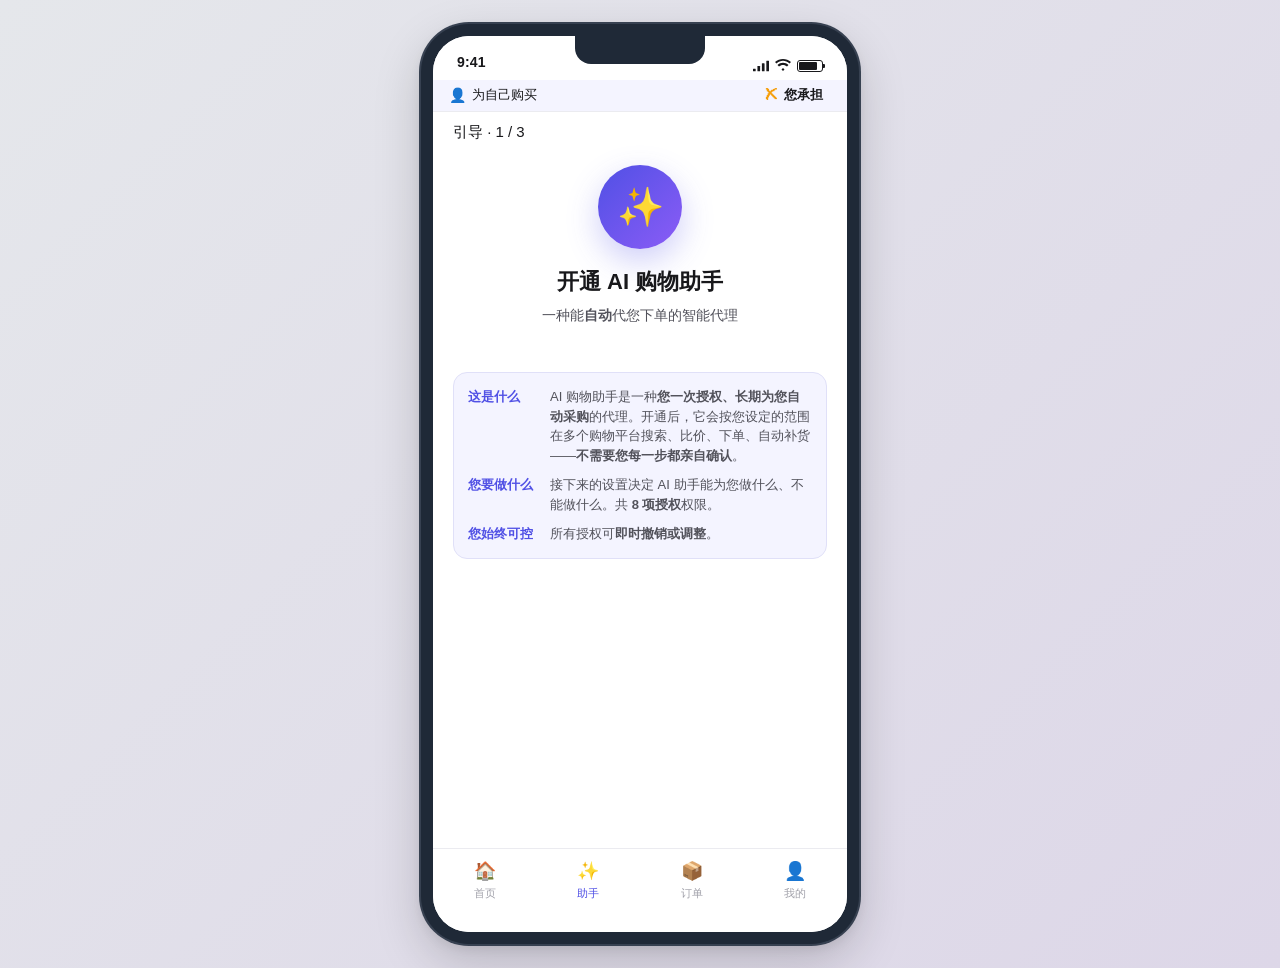
<file: index.html>
<!DOCTYPE html>
<html lang="zh-CN">
<head>
  <meta charset="UTF-8" />
  <meta name="viewport" content="width=device-width, initial-scale=1.0, maximum-scale=1.0, user-scalable=no" />
  <meta name="referrer" content="no-referrer" />
  <meta name="theme-color" content="#5050E5" />
  <title>AI 购物助手</title>
  <link rel="stylesheet" href="styles.css?v=20260504b" />
</head>
<body>
  <!-- PC backdrop holds a phone-frame; on mobile the frame collapses to fullscreen -->
  <div class="frame-bg">
    <div class="phone-frame" role="application" aria-label="AI 购物助手原型">
      <div class="notch"></div>
      <div class="phone-screen">

        <!-- Status bar (visual only) -->
        <header class="status-bar" aria-hidden="true">
          <div class="time">9:41</div>
          <div class="icons">
            <!-- signal -->
            <svg viewBox="0 0 18 12" aria-hidden="true">
              <rect x="0"  y="9"  width="3" height="3" rx="0.5"/>
              <rect x="5"  y="6"  width="3" height="6" rx="0.5"/>
              <rect x="10" y="3"  width="3" height="9" rx="0.5"/>
              <rect x="15" y="0"  width="3" height="12" rx="0.5"/>
            </svg>
            <!-- wifi -->
            <svg viewBox="0 0 16 12" aria-hidden="true">
              <path d="M8 11 L9.5 9.5 L8 8 L6.5 9.5 Z"/>
              <path d="M2.5 5 C5.5 2 10.5 2 13.5 5 L12 6.5 C9.8 4.4 6.2 4.4 4 6.5 Z"/>
              <path d="M0 2 C4.5 -2 11.5 -2 16 2 L14.5 3.5 C10.5 -0.3 5.5 -0.3 1.5 3.5 Z"/>
            </svg>
            <div class="battery"><div class="level"></div></div>
          </div>
        </header>

        <!-- Persistent ambient cell+cue banner (Round 6) -->
        <div id="ambient-banner" class="ambient-banner" role="status" aria-live="polite"></div>

        <!-- App content area (scrollable) -->
        <main id="app" class="app-area" role="main" aria-live="polite"></main>

        <!-- Bottom tab bar (decorative, not active) -->
        <nav class="tab-bar" aria-hidden="true">
          <div class="tab"><span class="tab-icon">🏠</span><span>首页</span></div>
          <div class="tab active"><span class="tab-icon">✨</span><span>助手</span></div>
          <div class="tab"><span class="tab-icon">📦</span><span>订单</span></div>
          <div class="tab"><span class="tab-icon">👤</span><span>我的</span></div>
        </nav>

      </div>
    </div>
  </div>

  <noscript>
    <p style="position:fixed;inset:0;background:#fff;padding:24px;color:#9b1c1c;text-align:center;">
      请启用 JavaScript 以完成此问卷的授权设置。
    </p>
  </noscript>

  <script>document.title="v6 loaded";</script>
  <script src="app_v6.js"></script>
</body>
</html>
</file>
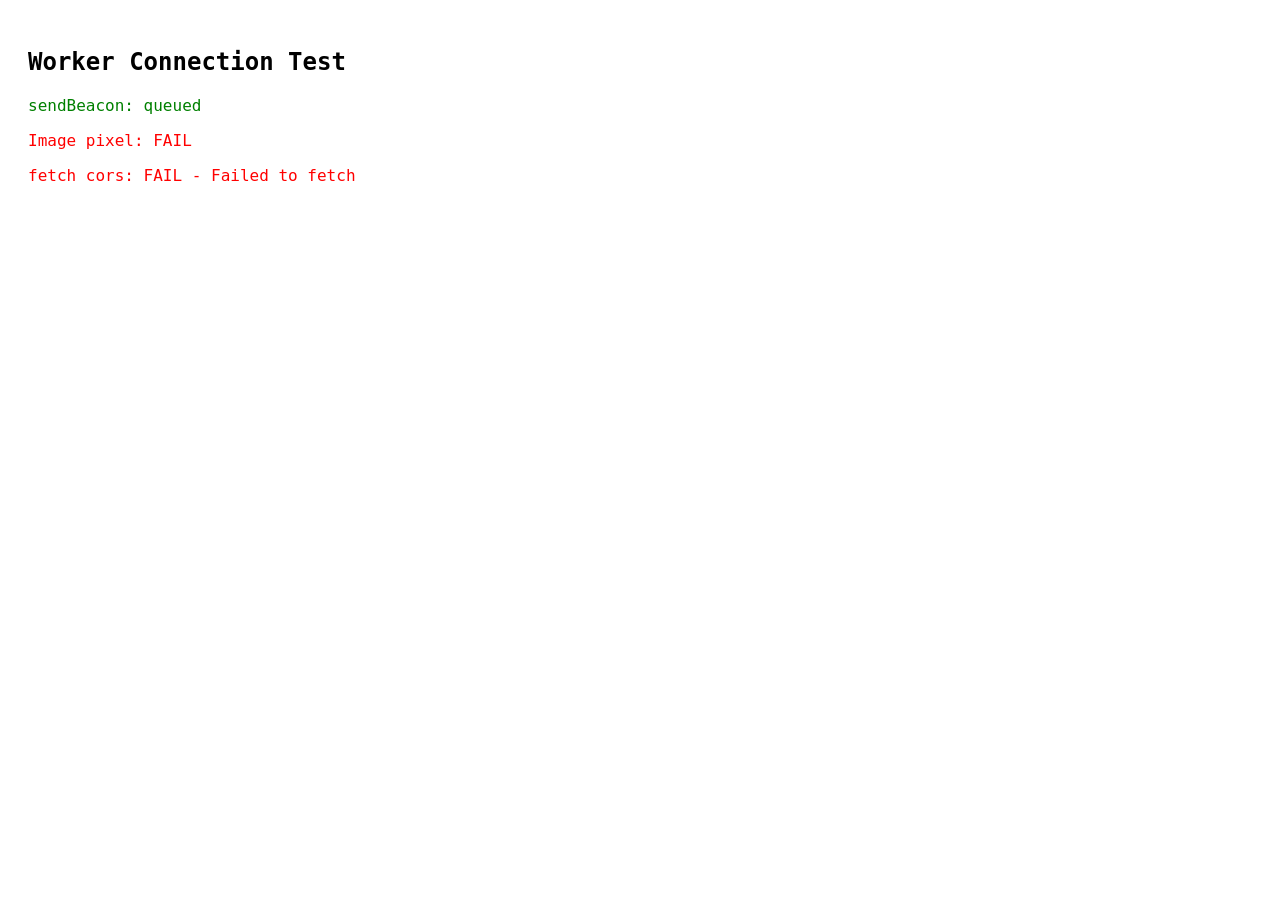
<file: test_connection.html>
<!DOCTYPE html>
<html>
<head><meta charset="utf-8"><title>Connection Test</title></head>
<body style="font-family:monospace;padding:20px;font-size:16px;">
<h2>Worker Connection Test</h2>
<div id="results">Testing...</div>
<script>
var r = document.getElementById("results");
var url = "https://r3c1-data-relay.svea-yyl.workers.dev";
var html = "";

// Test 1: fetch cors
fetch(url, {
  method: "POST",
  mode: "cors",
  headers: {"Content-Type": "application/json"},
  body: JSON.stringify({participant_id: "page_test_fetch", test: true})
}).then(function(resp) { return resp.text(); })
.then(function(t) { html += "<p style='color:green'>fetch cors: OK - " + t + "</p>"; r.innerHTML = html; })
.catch(function(e) { html += "<p style='color:red'>fetch cors: FAIL - " + e.message + "</p>"; r.innerHTML = html; });

// Test 2: sendBeacon
try {
  var params = new URLSearchParams();
  params.set("payload", JSON.stringify({participant_id: "page_test_beacon", test: true}));
  var ok = navigator.sendBeacon(url, params);
  html += "<p style='color:" + (ok ? "green" : "red") + "'>sendBeacon: " + (ok ? "queued" : "FAIL") + "</p>";
  r.innerHTML = html;
} catch(e) {
  html += "<p style='color:red'>sendBeacon: FAIL - " + e.message + "</p>";
  r.innerHTML = html;
}

// Test 3: Image pixel
var img = new Image();
img.onload = function() { html += "<p style='color:green'>Image pixel: OK</p>"; r.innerHTML = html; };
img.onerror = function() { html += "<p style='color:red'>Image pixel: FAIL</p>"; r.innerHTML = html; };
img.src = url + "?pixel=1&payload=" + encodeURIComponent(JSON.stringify({participant_id: "page_test_pixel", test: true}));
</script>
</body>
</html>
</file>
<file: styles.css>
/* R3C1 Authorization Prototype v2 — mobile shopping assistant
   Design language: generic AI assistant aesthetic
   - Indigo-purple gradients
   - PingFang SC / Source Han Sans
   - Generous whitespace, 12-16px rounded corners
   - ✨ sparkle as AI mark
   - Mobile-first; PC center-renders an iPhone frame
*/

/* ============================== TOKENS ============================== */
:root {
  /* Primary palette */
  --qwen-primary: #5050E5;
  --qwen-primary-down: #4242C7;
  --qwen-light: #8B8FF7;
  --qwen-soft-bg: #F4F4FF;
  --qwen-gradient: linear-gradient(135deg, #5050E5 0%, #8B5CF6 100%);
  --qwen-gradient-soft: linear-gradient(135deg, #EEEEFF 0%, #F4EEFF 100%);

  /* Trust / status */
  --teal: #0EA5E9;
  --teal-soft: #E0F2FE;
  --amber: #F59E0B;
  --amber-soft: #FEF3C7;
  --green: #10B981;
  --green-soft: #D1FAE5;

  /* Neutrals */
  --bg: #FFFFFF;
  --bg-soft: #FAFAFC;
  --bg-card: #F8F8FB;
  --line: #EBEBF0;
  --line-strong: #D4D4DA;
  --fg: #18181B;
  --fg-soft: #52525B;
  --fg-mute: #A1A1AA;
  --fg-muted-light: #D4D4D8;

  /* Disabled */
  --disabled-bg: #F1F1F4;
  --disabled-fg: #C7C7CD;

  /* Phone frame (PC only) */
  --phone-w: 414px;
  --phone-h: 896px;
  --phone-bezel: 12px;
  --phone-radius: 48px;
  --phone-radius-inner: 36px;

  /* Sizes */
  --status-bar-h: 44px;
  --tab-bar-h: 60px;
  --safe-bottom: 24px;
}

* { box-sizing: border-box; -webkit-tap-highlight-color: transparent; }

html, body {
  margin: 0;
  padding: 0;
  font-family: -apple-system, "PingFang SC", "Source Han Sans CN", "Microsoft YaHei", "Hiragino Sans GB", "Helvetica Neue", Arial, sans-serif;
  font-size: 15px;
  line-height: 1.55;
  color: var(--fg);
  background: #E5E7EB;
  -webkit-font-smoothing: antialiased;
  -moz-osx-font-smoothing: grayscale;
  overflow-x: hidden;
}

/* ============================== PHONE FRAME ============================== */
.frame-bg {
  min-height: 100vh;
  display: flex;
  align-items: center;
  justify-content: center;
  padding: 24px 0;
  background: linear-gradient(135deg, #E5E7EB 0%, #DDD7E8 100%);
}

.phone-frame {
  width: calc(var(--phone-w) + var(--phone-bezel) * 2);
  height: calc(var(--phone-h) + var(--phone-bezel) * 2);
  background: #1F2937;
  border-radius: var(--phone-radius);
  padding: var(--phone-bezel);
  box-shadow:
    0 0 0 2px #374151,
    0 18px 48px rgba(0, 0, 0, 0.18),
    0 4px 12px rgba(0, 0, 0, 0.08);
  position: relative;
  flex-shrink: 0;
}

/* Notch */
.notch {
  position: absolute;
  top: var(--phone-bezel);
  left: 50%;
  transform: translateX(-50%);
  width: 130px;
  height: 28px;
  background: #1F2937;
  border-radius: 0 0 16px 16px;
  z-index: 10;
}

.phone-screen {
  width: 100%;
  height: 100%;
  background: var(--bg);
  border-radius: var(--phone-radius-inner);
  overflow: hidden;
  position: relative;
  display: flex;
  flex-direction: column;
}

/* Mobile (no frame) */
@media (max-width: 480px) {
  body { background: var(--bg); }
  .frame-bg { padding: 0; min-height: 100vh; background: var(--bg); }
  .phone-frame {
    width: 100vw;
    height: 100vh;
    background: var(--bg);
    border-radius: 0;
    padding: 0;
    box-shadow: none;
  }
  .phone-frame::before { display: none; }
  .notch { display: none; }
  .phone-screen { border-radius: 0; }
  .status-bar .time, .status-bar .icons { display: none; }
  .status-bar { height: env(safe-area-inset-top, 24px); }
}

/* Iframe mode: strip all chrome, compact layout for narrow embed */
html.in-iframe { font-size: 13px; }
html.in-iframe, html.in-iframe body {
  height: 100%;
  overflow: hidden;
}
html.in-iframe .frame-bg {
  min-height: 100%;
  height: 100%;
  padding: 0;
  background: var(--bg);
}
html.in-iframe .phone-frame {
  width: 100%;
  height: 100%;
  background: var(--bg);
  border-radius: 0;
  padding: 0;
  box-shadow: none;
}
html.in-iframe .phone-frame::before { display: none; }
html.in-iframe .notch { display: none; }
html.in-iframe .phone-screen { border-radius: 0; }
html.in-iframe .status-bar { display: none; }
html.in-iframe .tab-bar { display: none; }

/* Layout: pin bottom-action, scroll only page-content */
html.in-iframe .app-area {
  display: flex;
  flex-direction: column;
  overflow-y: hidden;
}
html.in-iframe .page-content {
  flex: 1 1 auto;
  overflow-y: auto;
  -webkit-overflow-scrolling: touch;
  min-height: 0;
  padding: 4px 14px 16px;
}
html.in-iframe .bottom-action {
  flex-shrink: 0;
  padding: 8px 14px 10px;
  gap: 8px;
}
html.in-iframe .bottom-action.with-back .btn-secondary { flex: 0 0 70px; }

/* Typography */
html.in-iframe h1, html.in-iframe h1.page-title { font-size: 18px; margin: 4px 0; }
html.in-iframe .step-label { font-size: 11px; }
html.in-iframe .page-subtitle { font-size: 12px; line-height: 1.45; }
html.in-iframe .hero-sub { font-size: 13px; }

/* Buttons */
html.in-iframe .btn { padding: 10px 14px; font-size: 13px; border-radius: 10px; }
html.in-iframe .btn-hold { height: 42px; font-size: 13px; }
html.in-iframe .choice-row { gap: 8px; }
html.in-iframe .choice-row .btn { padding: 10px 0; font-size: 13px; }

/* Cards & content */
html.in-iframe .context-frame { padding: 10px 12px; }
html.in-iframe .cf-row { font-size: 12px; padding: 6px 0; }
html.in-iframe .cf-key { font-size: 11px; min-width: 56px; }
html.in-iframe .vignette-card { padding: 10px 12px; gap: 8px; }
html.in-iframe .v-label { font-size: 11px; }
html.in-iframe .v-title { font-size: 13px; }
html.in-iframe .v-sub { font-size: 11px; line-height: 1.4; }
html.in-iframe .v-icon { font-size: 28px; min-width: 36px; }
html.in-iframe .pref-card { padding: 8px 10px; }
html.in-iframe .pref-label { font-size: 13px; }
html.in-iframe .pref-sub { font-size: 11px; }
html.in-iframe .cat-tile { padding: 6px; }
html.in-iframe .cat-name { font-size: 11px; }
html.in-iframe .cat-price { font-size: 11px; }
html.in-iframe .cat-img { width: 40px; height: 40px; font-size: 20px; }
html.in-iframe .sp-label { font-size: 11px; }
html.in-iframe .sp-card { min-width: 72px; }
html.in-iframe .sp-name { font-size: 10px; }
html.in-iframe .sp-price { font-size: 10px; }
html.in-iframe .sp-img { width: 48px; height: 48px; font-size: 22px; }
html.in-iframe .trust-row { font-size: 11px; gap: 6px; }

/* Ambient banner */
html.in-iframe .ambient-banner { height: 26px; font-size: 11px; padding: 0 10px; }

/* Tier intro */
html.in-iframe .tier-intro { padding: 12px; }
html.in-iframe .tier-intro p { font-size: 12px; }
html.in-iframe .tier-icon { font-size: 32px; }
html.in-iframe .preview-list { font-size: 12px; }
html.in-iframe .preview-list li { padding: 3px 0; }

/* Hero */
html.in-iframe .hero { padding: 16px 0 8px; }
html.in-iframe .ai-avatar { width: 56px; height: 56px; font-size: 28px; }

/* Brand compare table */
html.in-iframe .brand-compare { font-size: 11px; margin-top: 8px; }
html.in-iframe .brand-compare th { padding: 6px 4px; font-size: 11px; }
html.in-iframe .brand-compare td { padding: 6px 4px; }
html.in-iframe .brand-compare .bc-name { gap: 4px; font-size: 11px; white-space: nowrap; }
html.in-iframe .brand-compare .bc-icon { width: 22px; height: 22px; font-size: 13px; }
html.in-iframe .brand-compare .bc-price .now { font-size: 11px; }
html.in-iframe .brand-compare .bc-price .orig { font-size: 10px; }

/* Auth items */
html.in-iframe .auth-header { font-size: 12px; }
html.in-iframe .auth-title { font-size: 15px; }
html.in-iframe .auth-desc { font-size: 12px; }

/* Cue banner */
html.in-iframe .cue-banner { padding: 10px 12px; }
html.in-iframe .cue-banner .cue-title { font-size: 13px; }
html.in-iframe .cue-banner .cue-body { font-size: 12px; }

/* End page */
html.in-iframe .end-page { padding: 40px 16px 24px; }
html.in-iframe .check-circle { width: 60px; height: 60px; font-size: 30px; }

/* Payment cap */
html.in-iframe .cap-display { font-size: 28px; }

/* ============================== STATUS BAR ============================== */
.status-bar {
  height: var(--status-bar-h);
  flex-shrink: 0;
  display: flex;
  align-items: flex-end;
  justify-content: space-between;
  padding: 0 24px 6px;
  font-size: 14px;
  font-weight: 600;
  color: var(--fg);
  background: var(--bg);
}
.status-bar .time {
  font-variant-numeric: tabular-nums;
  font-weight: 600;
  letter-spacing: 0.2px;
}
.status-bar .icons {
  display: flex;
  align-items: center;
  gap: 6px;
}
.status-bar .icons svg { width: 16px; height: 16px; fill: var(--fg); }
.status-bar .battery {
  width: 26px;
  height: 12px;
  border: 1.4px solid var(--fg);
  border-radius: 3px;
  position: relative;
  padding: 1px;
}
.status-bar .battery::after {
  content: "";
  position: absolute;
  right: -3px; top: 3px;
  width: 2px; height: 4px;
  background: var(--fg);
  border-radius: 0 1px 1px 0;
}
.status-bar .battery .level {
  width: 80%;
  height: 100%;
  background: var(--fg);
  border-radius: 1px;
}

/* ============================== APP AREA ============================== */
.app-area {
  flex: 1 1 auto;
  overflow-y: auto;
  overflow-x: hidden;
  -webkit-overflow-scrolling: touch;
  position: relative;
}

.page-content {
  padding: 8px 20px 24px;
  min-height: 100%;
}

/* ============================== TAB BAR (fake, decorative) ============================== */
.tab-bar {
  flex-shrink: 0;
  height: calc(var(--tab-bar-h) + var(--safe-bottom));
  border-top: 1px solid var(--line);
  background: var(--bg);
  padding: 6px 0 var(--safe-bottom);
  display: flex;
}
.tab-bar .tab {
  flex: 1;
  display: flex;
  flex-direction: column;
  align-items: center;
  justify-content: center;
  font-size: 11px;
  color: var(--fg-mute);
  gap: 2px;
  cursor: not-allowed;
  user-select: none;
}
.tab-bar .tab .tab-icon {
  width: 22px; height: 22px;
  display: inline-flex;
  align-items: center;
  justify-content: center;
  font-size: 18px;
  color: var(--fg-mute);
}
.tab-bar .tab.active { color: var(--qwen-primary); }
.tab-bar .tab.active .tab-icon { color: var(--qwen-primary); }

/* ============================== BUTTONS ============================== */
.btn {
  display: inline-flex;
  align-items: center;
  justify-content: center;
  gap: 6px;
  padding: 14px 22px;
  font-size: 16px;
  font-weight: 600;
  font-family: inherit;
  border: 1px solid transparent;
  border-radius: 12px;
  background: var(--bg-card);
  color: var(--fg);
  cursor: pointer;
  transition: opacity 0.12s ease, transform 0.06s ease;
  user-select: none;
  -webkit-user-select: none;
}
.btn:active { transform: scale(0.985); }
.btn:disabled,
.btn[disabled] {
  background: var(--disabled-bg);
  color: var(--disabled-fg);
  border-color: var(--disabled-bg);
  cursor: not-allowed;
}

.btn-primary {
  background: var(--qwen-gradient);
  color: #FFFFFF;
  box-shadow: 0 6px 18px rgba(80, 80, 229, 0.28);
}
.btn-primary:disabled {
  background: var(--disabled-bg);
  color: var(--disabled-fg);
  box-shadow: none;
}

.btn-secondary {
  background: var(--bg-card);
  color: var(--fg);
  border-color: var(--line);
}

.btn-text {
  background: transparent;
  color: var(--qwen-primary);
  padding: 6px 10px;
}

.btn-block { width: 100%; }

/* ============================== HEADERS / TYPE ============================== */
h1.page-title {
  font-size: 24px;
  font-weight: 700;
  margin: 8px 0 6px;
  color: var(--fg);
  letter-spacing: -0.4px;
}
.page-subtitle {
  font-size: 15px;
  color: var(--fg-soft);
  margin: 0 0 18px;
  line-height: 1.5;
}

.label-mute {
  font-size: 13px;
  color: var(--fg-mute);
  margin: 0 0 8px;
  letter-spacing: 0.2px;
}

.muted { color: var(--fg-mute); }
.soft  { color: var(--fg-soft); }

/* ============================== WELCOME / HERO ============================== */
.hero {
  padding: 16px 4px 12px;
  text-align: center;
}
.hero .ai-avatar {
  width: 84px;
  height: 84px;
  border-radius: 50%;
  background: var(--qwen-gradient);
  display: inline-flex;
  align-items: center;
  justify-content: center;
  font-size: 38px;
  color: #FFFFFF;
  margin: 6px auto 16px;
  box-shadow: 0 12px 32px rgba(80, 80, 229, 0.28);
}
.hero h1 {
  font-size: 22px;
  font-weight: 700;
  margin: 0 0 6px;
  color: var(--fg);
}
.hero .hero-sub {
  font-size: 14px;
  color: var(--fg-soft);
  margin: 0 0 18px;
  line-height: 1.5;
  padding: 0 12px;
}

/* ============================== VIGNETTE CARD (cell-specific) ============================== */
.vignette-card {
  background: var(--qwen-gradient-soft);
  border: 1px solid #E0E0F8;
  border-radius: 14px;
  padding: 16px;
  margin: 8px 0 16px;
  display: flex;
  gap: 14px;
  align-items: center;
}
.vignette-card .v-icon {
  flex-shrink: 0;
  width: 56px; height: 56px;
  border-radius: 14px;
  background: var(--bg);
  border: 1px solid var(--line);
  display: inline-flex;
  align-items: center;
  justify-content: center;
  font-size: 28px;
}
.vignette-card .v-text { flex: 1; min-width: 0; }
.vignette-card .v-text .v-label {
  font-size: 12px;
  color: var(--qwen-primary);
  font-weight: 600;
  letter-spacing: 0.4px;
  margin-bottom: 2px;
  text-transform: uppercase;
}
.vignette-card .v-text .v-title {
  font-size: 16px;
  font-weight: 600;
  color: var(--fg);
  margin-bottom: 4px;
  line-height: 1.4;
}
.vignette-card .v-text .v-sub {
  font-size: 13px;
  color: var(--fg-soft);
  line-height: 1.45;
}

/* ============================== CUE BANNER ============================== */
.cue-banner {
  border-radius: 12px;
  margin: 0 0 16px;
  border-width: 1px;
  border-style: solid;
  overflow: hidden;
}
.cue-banner.high {
  background: var(--teal-soft);
  border-color: rgba(14, 165, 233, 0.25);
}
.cue-banner.low {
  background: var(--amber-soft);
  border-color: rgba(245, 158, 11, 0.3);
}
.cue-banner .cue-row {
  display: flex;
  align-items: center;
  gap: 10px;
  padding: 13px 14px;
  cursor: pointer;
  user-select: none;
}
.cue-banner .cue-icon {
  flex-shrink: 0;
  width: 32px; height: 32px;
  border-radius: 8px;
  display: inline-flex;
  align-items: center;
  justify-content: center;
  font-size: 18px;
}
.cue-banner.high .cue-icon { background: var(--teal); color: #FFFFFF; }
.cue-banner.low  .cue-icon { background: var(--amber); color: #FFFFFF; }
.cue-banner .cue-label {
  font-size: 11px;
  font-weight: 600;
  letter-spacing: 0.4px;
  text-transform: uppercase;
  margin-bottom: 2px;
}
.cue-banner.high .cue-label { color: #075985; }
.cue-banner.low  .cue-label { color: #92400E; }
.cue-banner .cue-summary {
  font-size: 14px;
  color: var(--fg);
  font-weight: 500;
  line-height: 1.45;
}
.cue-banner .cue-chevron {
  flex-shrink: 0;
  font-size: 18px;
  color: var(--fg-mute);
  transition: transform 0.15s ease;
}
.cue-banner.expanded .cue-chevron { transform: rotate(180deg); }
.cue-banner .cue-body {
  display: none;
  padding: 0 14px 14px;
  border-top: 1px dashed rgba(0,0,0,0.08);
  font-size: 14px;
  color: var(--fg-soft);
  line-height: 1.6;
}
.cue-banner.expanded .cue-body { display: block; padding-top: 14px; }
.cue-banner .cue-body .cue-full {
  background: rgba(255, 255, 255, 0.55);
  padding: 12px;
  border-radius: 8px;
  margin: 0 0 12px;
  font-size: 14px;
  font-weight: 500;
  color: var(--fg);
  line-height: 1.55;
}
.cue-banner .cue-body .cue-en {
  font-size: 13px;
  color: var(--fg-mute);
  line-height: 1.5;
  font-style: italic;
}
.cue-banner .cue-body .cue-ack {
  margin-top: 12px;
  display: flex;
  justify-content: flex-end;
}
.cue-banner .cue-body .cue-ack button {
  background: rgba(255, 255, 255, 0.9);
  border: 1px solid var(--line);
  border-radius: 8px;
  padding: 7px 14px;
  font-size: 13px;
  font-weight: 600;
  color: var(--fg);
  cursor: pointer;
}

/* ============================== TRUST SIGNALS ============================== */
.trust-row {
  display: flex;
  flex-wrap: wrap;
  gap: 6px 10px;
  margin: 12px 0 16px;
}
.trust-row .trust-item {
  display: inline-flex;
  align-items: center;
  gap: 4px;
  font-size: 12px;
  color: var(--fg-mute);
  background: var(--bg-card);
  padding: 5px 10px;
  border-radius: 999px;
  border: 1px solid var(--line);
}
.trust-row .trust-item .icon { font-size: 13px; }

/* ============================== TIER INTRO ============================== */
.tier-intro {
  padding: 14px 4px 8px;
  text-align: center;
}
.tier-intro .step-label {
  font-size: 12px;
  font-weight: 600;
  color: var(--qwen-primary);
  letter-spacing: 1px;
  text-transform: uppercase;
  margin-bottom: 14px;
}
.tier-intro .tier-icon {
  width: 92px; height: 92px;
  border-radius: 24px;
  background: var(--qwen-gradient-soft);
  display: inline-flex;
  align-items: center;
  justify-content: center;
  font-size: 44px;
  margin: 0 auto 16px;
}
.tier-intro h1 {
  font-size: 24px;
  font-weight: 700;
  margin: 0 0 8px;
}
.tier-intro p {
  font-size: 15px;
  color: var(--fg-soft);
  line-height: 1.6;
  margin: 0 16px 16px;
}
.tier-intro .preview-list {
  text-align: left;
  background: var(--bg-card);
  border: 1px solid var(--line);
  border-radius: 12px;
  padding: 12px 16px;
  margin: 8px 0 18px;
}
.tier-intro .preview-list li {
  list-style: none;
  font-size: 14px;
  color: var(--fg-soft);
  padding: 7px 0;
  border-bottom: 1px solid var(--line);
  display: flex;
  align-items: center;
  gap: 10px;
}
.tier-intro .preview-list li:last-child { border-bottom: 0; }
.tier-intro .preview-list .dot {
  width: 6px; height: 6px;
  background: var(--qwen-primary);
  border-radius: 50%;
  flex-shrink: 0;
}

/* ============================== AUTH ITEM PAGE ============================== */
.auth-page {
  padding: 14px 4px 0;
}
.auth-page .step-label {
  font-size: 12px;
  font-weight: 600;
  color: var(--qwen-primary);
  letter-spacing: 0.6px;
  margin-bottom: 14px;
}
.auth-page .auth-icon {
  width: 80px; height: 80px;
  border-radius: 22px;
  background: var(--qwen-gradient);
  display: inline-flex;
  align-items: center;
  justify-content: center;
  font-size: 36px;
  margin-bottom: 18px;
  box-shadow: 0 12px 28px rgba(80, 80, 229, 0.22);
}
.auth-page h1 {
  font-size: 22px;
  font-weight: 700;
  margin: 0 0 8px;
  letter-spacing: -0.3px;
}
.auth-page .auth-sub {
  font-size: 15px;
  color: var(--fg-soft);
  line-height: 1.55;
  margin: 0 0 16px;
}

/* Detail toggle */
.auth-detail {
  border: 1px solid var(--line);
  border-radius: 12px;
  margin: 6px 0 16px;
  overflow: hidden;
}
.auth-detail .detail-head {
  display: flex;
  align-items: center;
  justify-content: space-between;
  padding: 12px 14px;
  cursor: pointer;
  user-select: none;
  font-size: 14px;
  font-weight: 500;
  color: var(--fg);
}
.auth-detail .chevron {
  font-size: 16px;
  color: var(--fg-mute);
  transition: transform 0.15s ease;
}
.auth-detail.open .chevron { transform: rotate(180deg); }
.auth-detail .detail-body {
  display: none;
  padding: 0 14px 14px;
  font-size: 13px;
  color: var(--fg-soft);
  line-height: 1.6;
  border-top: 1px dashed var(--line);
}
.auth-detail.open .detail-body { display: block; padding-top: 12px; }
.auth-detail .detail-body p { margin: 0 0 8px; }
.auth-detail .detail-body strong { color: var(--fg); font-weight: 600; }

/* Trust pellets in auth pages */
.auth-trust {
  display: flex;
  flex-wrap: wrap;
  gap: 8px;
  margin: 0 0 16px;
}
.auth-trust .pellet {
  display: inline-flex;
  align-items: center;
  gap: 4px;
  font-size: 12px;
  color: var(--fg-mute);
  background: var(--bg-card);
  padding: 4px 10px;
  border-radius: 999px;
  border: 1px solid var(--line);
}

/* Min-read gate hint */
.read-gate {
  display: flex;
  align-items: center;
  justify-content: center;
  gap: 6px;
  margin: 4px 0 12px;
  font-size: 12px;
  color: var(--fg-mute);
  height: 18px;
}
.read-gate.cleared { visibility: hidden; }
.read-gate .countdown { color: var(--qwen-primary); font-weight: 600; }

/* Choice buttons row */
.choice-row {
  display: flex;
  gap: 12px;
  margin: 0 0 16px;
}
.choice-row .btn { flex: 1; padding: 14px 0; font-size: 16px; }

/* Hold-to-confirm button */
.btn-hold {
  position: relative;
  flex: 1;
  border: none;
  border-radius: 12px;
  height: 50px;
  font-size: 16px;
  font-weight: 600;
  font-family: inherit;
  background: var(--qwen-gradient);
  color: #FFFFFF;
  cursor: pointer;
  overflow: hidden;
  user-select: none;
  -webkit-user-select: none;
  box-shadow: 0 6px 18px rgba(80, 80, 229, 0.28);
}
.btn-hold .hold-progress {
  position: absolute;
  top: 0; left: 0;
  height: 100%;
  width: 0;
  background: rgba(255, 255, 255, 0.18);
  transition: width 0.05s linear;
}
.btn-hold .hold-label {
  position: relative;
  z-index: 1;
  display: flex;
  align-items: center;
  justify-content: center;
  height: 100%;
  gap: 6px;
}
.btn-hold .hold-hint {
  font-size: 11px;
  font-weight: 500;
  opacity: 0.85;
}
.btn-hold:disabled,
.btn-hold[disabled] {
  background: var(--disabled-bg);
  color: var(--disabled-fg);
  box-shadow: none;
  cursor: not-allowed;
}

/* ============================== PAYMENT CAP ============================== */
.cap-page { padding: 14px 4px 0; }
.cap-page .step-label {
  font-size: 12px;
  font-weight: 600;
  color: var(--qwen-primary);
  letter-spacing: 0.6px;
  margin-bottom: 14px;
}
.cap-page h1 {
  font-size: 22px;
  font-weight: 700;
  margin: 0 0 8px;
}
.cap-page .anchor-hint {
  background: var(--bg-card);
  border: 1px solid var(--line);
  border-radius: 12px;
  padding: 12px 14px;
  font-size: 13px;
  color: var(--fg-soft);
  margin: 12px 0 24px;
  display: flex;
  align-items: center;
  gap: 10px;
}
.cap-page .anchor-hint .anchor-icon {
  font-size: 18px;
  color: var(--qwen-primary);
}
.cap-display {
  text-align: center;
  margin: 24px 0 12px;
}
.cap-display .cap-number {
  font-size: 56px;
  font-weight: 700;
  color: var(--fg);
  line-height: 1;
  letter-spacing: -2px;
  font-variant-numeric: tabular-nums;
}
.cap-display .cap-currency {
  font-size: 24px;
  color: var(--fg-mute);
  margin-right: 6px;
  font-weight: 600;
}
.cap-display .cap-label {
  font-size: 13px;
  color: var(--fg-mute);
  margin-top: 6px;
}
.cap-slider-wrap {
  padding: 14px 0 6px;
}
.cap-slider {
  width: 100%;
  -webkit-appearance: none;
  appearance: none;
  height: 6px;
  background: var(--line);
  border-radius: 999px;
  outline: none;
}
.cap-slider::-webkit-slider-thumb {
  -webkit-appearance: none;
  appearance: none;
  width: 26px; height: 26px;
  background: #FFFFFF;
  border: 4px solid var(--qwen-primary);
  border-radius: 50%;
  cursor: pointer;
  box-shadow: 0 4px 12px rgba(80, 80, 229, 0.3);
}
.cap-slider::-moz-range-thumb {
  width: 26px; height: 26px;
  background: #FFFFFF;
  border: 4px solid var(--qwen-primary);
  border-radius: 50%;
  cursor: pointer;
  box-shadow: 0 4px 12px rgba(80, 80, 229, 0.3);
}
.cap-ticks {
  display: flex;
  justify-content: space-between;
  font-size: 12px;
  color: var(--fg-mute);
  padding: 8px 4px 0;
  font-variant-numeric: tabular-nums;
}
.cap-explainer {
  margin: 22px 0 16px;
  padding: 12px 14px;
  background: var(--qwen-soft-bg);
  border-radius: 10px;
  font-size: 13px;
  color: var(--fg-soft);
  line-height: 1.55;
  display: flex;
  gap: 10px;
}
.cap-explainer .icon {
  flex-shrink: 0;
  font-size: 16px;
  color: var(--qwen-primary);
}

/* ============================== CONFIRM SUMMARY ============================== */
.confirm-page { padding: 14px 4px 0; }
.confirm-page h1 {
  font-size: 22px;
  font-weight: 700;
  margin: 0 0 6px;
}
.confirm-page .confirm-sub {
  font-size: 14px;
  color: var(--fg-soft);
  margin: 0 0 18px;
}
.summary-group {
  background: var(--bg-card);
  border: 1px solid var(--line);
  border-radius: 14px;
  margin: 0 0 14px;
  overflow: hidden;
}
.summary-group .group-head {
  padding: 12px 16px 8px;
  font-size: 12px;
  font-weight: 600;
  color: var(--qwen-primary);
  letter-spacing: 0.6px;
  text-transform: uppercase;
  border-bottom: 1px solid var(--line);
  background: var(--bg);
}
.summary-row {
  display: flex;
  align-items: center;
  gap: 12px;
  padding: 11px 16px;
  border-bottom: 1px solid var(--line);
}
.summary-row:last-child { border-bottom: 0; }
.summary-row .check {
  flex-shrink: 0;
  width: 22px; height: 22px;
  border-radius: 50%;
  display: inline-flex;
  align-items: center;
  justify-content: center;
  font-size: 14px;
  font-weight: 700;
}
.summary-row .check.allow { background: var(--green-soft); color: var(--green); }
.summary-row .check.deny  { background: #FEE2E2; color: #DC2626; }
.summary-row .summary-text {
  flex: 1;
  font-size: 14px;
  color: var(--fg);
  line-height: 1.4;
}
.summary-row .modify-link {
  font-size: 13px;
  color: var(--qwen-primary);
  cursor: pointer;
  font-weight: 500;
  flex-shrink: 0;
}
.summary-row .modify-link:hover { color: var(--qwen-primary-down); }

.summary-cap-card {
  background: var(--bg-card);
  border: 1px solid var(--line);
  border-radius: 14px;
  padding: 14px 16px;
  margin: 0 0 14px;
  display: flex;
  align-items: center;
  gap: 12px;
}
.summary-cap-card .cap-icon {
  width: 38px; height: 38px;
  border-radius: 10px;
  background: var(--qwen-soft-bg);
  display: inline-flex;
  align-items: center;
  justify-content: center;
  font-size: 20px;
  color: var(--qwen-primary);
}
.summary-cap-card .cap-block { flex: 1; }
.summary-cap-card .cap-block .lbl {
  font-size: 12px;
  color: var(--fg-mute);
  margin-bottom: 2px;
}
.summary-cap-card .cap-block .val {
  font-size: 18px;
  font-weight: 600;
  color: var(--fg);
}
.summary-cap-card .modify-link {
  font-size: 13px;
  color: var(--qwen-primary);
  cursor: pointer;
  font-weight: 500;
}

/* ============================== BOTTOM ACTION ============================== */
.bottom-action {
  padding: 12px 20px 16px;
  border-top: 1px solid var(--line);
  background: var(--bg);
  display: flex;
  gap: 10px;
}
.bottom-action .btn { flex: 1; }
.bottom-action.with-back .btn-secondary { flex: 0 0 100px; }

/* ============================== END / SUCCESS ============================== */
.end-page {
  padding: 80px 24px 40px;
  text-align: center;
}
.end-page .check-circle {
  width: 84px; height: 84px;
  border-radius: 50%;
  background: var(--green-soft);
  color: var(--green);
  display: inline-flex;
  align-items: center;
  justify-content: center;
  font-size: 42px;
  margin: 0 auto 22px;
}
.end-page h1 {
  font-size: 22px;
  font-weight: 700;
  margin: 0 0 8px;
}
.end-page p {
  color: var(--fg-soft);
  font-size: 14px;
  line-height: 1.55;
  margin: 0 0 22px;
}
.end-page .submission-code {
  display: inline-block;
  padding: 10px 22px;
  background: var(--qwen-soft-bg);
  border: 1px solid #DCDCFA;
  border-radius: 10px;
  font-family: "SF Mono", ui-monospace, Menlo, Consolas, monospace;
  font-size: 22px;
  letter-spacing: 4px;
  font-weight: 600;
  color: var(--qwen-primary);
  margin-bottom: 14px;
}
.end-page .small-note {
  font-size: 12px;
  color: var(--fg-mute);
  max-width: 280px;
  margin: 0 auto;
  line-height: 1.5;
}

/* ============================== SCROLL HELPERS ============================== */
.app-area::-webkit-scrollbar { width: 0; background: transparent; }
.app-area { scrollbar-width: none; }

/* ============================== SUBTLE ANIMATIONS ============================== */
.fade-in {
  animation: fadeIn 0.18s ease-out;
}
@keyframes fadeIn {
  from { opacity: 0; transform: translateY(4px); }
  to   { opacity: 1; transform: translateY(0); }
}

/* ============================== AI CHAT BUBBLE ============================== */
.ai-bubble {
  display: flex;
  gap: 10px;
  margin: 14px 0;
  align-items: flex-start;
}
.ai-bubble .ai-avatar-mini {
  flex-shrink: 0;
  width: 28px; height: 28px;
  border-radius: 50%;
  background: var(--qwen-gradient);
  color: #FFFFFF;
  display: inline-flex;
  align-items: center;
  justify-content: center;
  font-size: 14px;
  margin-top: 2px;
}
.ai-bubble .ai-msg {
  flex: 1;
  background: var(--bg-card);
  border: 1px solid var(--line);
  border-radius: 4px 14px 14px 14px;
  padding: 10px 14px;
  font-size: 14px;
  color: var(--fg);
  line-height: 1.5;
}
.ai-bubble .ai-msg .reason {
  display: block;
  margin-top: 6px;
  font-size: 12px;
  color: var(--fg-mute);
}

/* ============================== PRODUCT CARDS ============================== */
.product-row {
  display: flex;
  gap: 10px;
  overflow-x: auto;
  overflow-y: hidden;
  padding: 4px 4px 8px;
  margin: 0 -4px 14px;
  scrollbar-width: none;
}
.product-row::-webkit-scrollbar { display: none; }

.product-card {
  flex: 0 0 124px;
  width: 124px;
  background: var(--bg);
  border: 1px solid var(--line);
  border-radius: 12px;
  padding: 8px;
  display: flex;
  flex-direction: column;
  position: relative;
}
.product-card .pc-img {
  width: 100%;
  aspect-ratio: 1;
  border-radius: 8px;
  display: flex;
  align-items: center;
  justify-content: center;
  font-size: 40px;
  position: relative;
  overflow: hidden;
}
.product-card .pc-name {
  font-size: 12px;
  font-weight: 500;
  color: var(--fg);
  margin: 8px 0 2px;
  line-height: 1.35;
  display: -webkit-box;
  -webkit-line-clamp: 2;
  -webkit-box-orient: vertical;
  overflow: hidden;
  min-height: 32px;
}
.product-card .pc-meta {
  font-size: 11px;
  color: var(--fg-mute);
  margin-bottom: 4px;
}
.product-card .pc-price {
  display: flex;
  align-items: baseline;
  gap: 4px;
  font-variant-numeric: tabular-nums;
}
.product-card .pc-price .now {
  color: #DC2626;
  font-weight: 600;
  font-size: 14px;
}
.product-card .pc-price .now .yuan { font-size: 11px; }
.product-card .pc-price .orig {
  font-size: 11px;
  color: var(--fg-mute);
  text-decoration: line-through;
}
.product-card .pc-badge {
  position: absolute;
  top: 6px;
  left: 6px;
  background: linear-gradient(135deg, #FACC15, #F59E0B);
  color: #FFFFFF;
  font-size: 10px;
  font-weight: 600;
  padding: 2px 6px;
  border-radius: 4px;
  letter-spacing: 0.4px;
}
.product-card .pc-badge.ai-pick {
  background: var(--qwen-gradient);
}
.product-card .pc-badge.oos {
  background: #94A3B8;
}

/* large product card (for select / single hero) */
.product-card-large {
  width: 100%;
  background: var(--bg);
  border: 1px solid var(--line);
  border-radius: 14px;
  padding: 14px;
  margin-bottom: 14px;
  display: flex;
  gap: 12px;
}
.product-card-large .pc-img {
  flex-shrink: 0;
  width: 96px; height: 96px;
  border-radius: 10px;
  display: flex;
  align-items: center;
  justify-content: center;
  font-size: 48px;
}
.product-card-large .pc-body { flex: 1; min-width: 0; }
.product-card-large .pc-name {
  font-size: 15px;
  font-weight: 600;
  color: var(--fg);
  margin: 0 0 4px;
  line-height: 1.4;
}
.product-card-large .pc-meta {
  font-size: 12px;
  color: var(--fg-mute);
  margin-bottom: 8px;
}
.product-card-large .pc-meta .star { color: #F59E0B; }
.product-card-large .pc-price .now {
  color: #DC2626;
  font-weight: 700;
  font-size: 18px;
}
.product-card-large .pc-price .yuan { font-size: 12px; }
.product-card-large .pc-price .orig {
  font-size: 12px;
  color: var(--fg-mute);
  text-decoration: line-through;
  margin-left: 6px;
}

/* Product comparison row (3 cards side-by-side, no scroll) */
.product-compare {
  display: grid;
  grid-template-columns: repeat(3, 1fr);
  gap: 8px;
  margin-bottom: 14px;
}
.product-compare .product-card {
  flex: none;
  width: 100%;
}

/* ============================== MOCK ORDER CARD ============================== */
.mock-order {
  background: var(--bg);
  border: 1px solid var(--line);
  border-radius: 14px;
  margin: 0 0 14px;
  overflow: hidden;
}
.mock-order .mo-store {
  padding: 10px 14px 8px;
  font-size: 13px;
  color: var(--fg);
  font-weight: 500;
  border-bottom: 1px solid var(--line);
  display: flex;
  align-items: center;
  gap: 6px;
}
.mock-order .mo-store .store-icon {
  width: 16px; height: 16px;
  background: var(--qwen-gradient);
  border-radius: 4px;
  display: inline-flex;
  align-items: center;
  justify-content: center;
  font-size: 11px;
  color: #FFFFFF;
}
.mock-order .mo-product {
  padding: 12px 14px;
  display: flex;
  gap: 12px;
  align-items: center;
  border-bottom: 1px solid var(--line);
}
.mock-order .mo-product .pc-img {
  width: 60px; height: 60px;
  border-radius: 8px;
  display: flex;
  align-items: center;
  justify-content: center;
  font-size: 30px;
}
.mock-order .mo-product .mo-info { flex: 1; }
.mock-order .mo-product .mo-name {
  font-size: 14px;
  font-weight: 500;
  color: var(--fg);
}
.mock-order .mo-product .mo-spec {
  font-size: 11px;
  color: var(--fg-mute);
  margin-top: 2px;
}
.mock-order .mo-product .mo-price {
  font-size: 15px;
  font-weight: 600;
  color: var(--fg);
  align-self: flex-start;
  margin-top: 2px;
}
.mock-order .mo-rows { padding: 10px 14px; }
.mock-order .mo-row {
  display: flex;
  justify-content: space-between;
  font-size: 13px;
  padding: 5px 0;
  color: var(--fg-soft);
}
.mock-order .mo-row .label { color: var(--fg-mute); }
.mock-order .mo-row .val { color: var(--fg); }
.mock-order .mo-total {
  border-top: 1px solid var(--line);
  padding: 10px 14px;
  display: flex;
  justify-content: space-between;
  align-items: baseline;
  background: var(--bg-card);
}
.mock-order .mo-total .label {
  font-size: 13px;
  color: var(--fg-soft);
}
.mock-order .mo-total .val {
  font-size: 18px;
  font-weight: 700;
  color: #DC2626;
}

/* ============================== MOCK PAYMENT MODAL ============================== */
.mock-payment {
  background: var(--bg);
  border: 1px solid var(--line);
  border-radius: 16px;
  padding: 20px 18px 16px;
  margin: 0 0 14px;
  text-align: center;
}
.mock-payment .pay-title {
  font-size: 13px;
  color: var(--fg-mute);
  margin-bottom: 8px;
}
.mock-payment .pay-amount {
  font-size: 36px;
  font-weight: 700;
  color: var(--fg);
  letter-spacing: -1px;
  font-variant-numeric: tabular-nums;
}
.mock-payment .pay-amount .yuan { font-size: 18px; color: var(--fg-mute); margin-right: 4px; }
.mock-payment .pay-method {
  display: flex;
  align-items: center;
  justify-content: space-between;
  background: var(--bg-card);
  border: 1px solid var(--line);
  border-radius: 10px;
  padding: 10px 14px;
  margin: 14px 0 8px;
}
.mock-payment .pay-method .pm-left {
  display: flex;
  align-items: center;
  gap: 10px;
}
.mock-payment .pay-method .pm-icon {
  width: 32px; height: 32px;
  border-radius: 8px;
  background: linear-gradient(135deg, #1677FF, #00A1F1);
  color: #FFFFFF;
  font-size: 16px;
  display: inline-flex;
  align-items: center;
  justify-content: center;
}
.mock-payment .pay-method .pm-name {
  font-size: 14px;
  font-weight: 500;
  color: var(--fg);
}
.mock-payment .pay-method .pm-sub {
  font-size: 11px;
  color: var(--fg-mute);
  margin-top: 1px;
}
.mock-payment .pay-method .pm-check {
  color: var(--qwen-primary);
  font-size: 18px;
  font-weight: 700;
}
.mock-payment .pay-disclaimer {
  font-size: 11px;
  color: var(--fg-mute);
  margin-top: 6px;
  font-style: italic;
}

/* ============================== SUBSTITUTE PAIR ============================== */
.sub-pair {
  display: grid;
  grid-template-columns: 1fr 28px 1fr;
  gap: 8px;
  align-items: stretch;
  margin: 0 0 14px;
}
.sub-pair .arrow {
  display: flex;
  align-items: center;
  justify-content: center;
  font-size: 20px;
  color: var(--qwen-primary);
}
.sub-pair .product-card .pc-status {
  font-size: 10px;
  font-weight: 600;
  padding: 2px 6px;
  border-radius: 4px;
  display: inline-block;
  margin-top: 4px;
}
.sub-pair .product-card .pc-status.oos {
  background: #FEE2E2;
  color: #B91C1C;
}
.sub-pair .product-card .pc-status.replaced {
  background: var(--green-soft);
  color: var(--green);
}

/* ============================== REPLENISH CALENDAR ============================== */
.cal-grid {
  background: var(--bg);
  border: 1px solid var(--line);
  border-radius: 14px;
  padding: 12px;
  margin: 0 0 14px;
}
.cal-grid .cal-month {
  font-size: 14px;
  font-weight: 600;
  text-align: center;
  margin-bottom: 8px;
  color: var(--fg);
}
.cal-grid .cal-headers,
.cal-grid .cal-days {
  display: grid;
  grid-template-columns: repeat(7, 1fr);
  gap: 4px;
}
.cal-grid .cal-headers div {
  font-size: 11px;
  color: var(--fg-mute);
  text-align: center;
  padding: 4px 0;
  font-weight: 500;
}
.cal-grid .cal-days .day {
  aspect-ratio: 1;
  display: flex;
  align-items: center;
  justify-content: center;
  font-size: 12px;
  color: var(--fg-soft);
  border-radius: 6px;
  position: relative;
}
.cal-grid .cal-days .day.empty { color: var(--fg-muted-light); }
.cal-grid .cal-days .day.replenish {
  background: var(--qwen-soft-bg);
  color: var(--qwen-primary);
  font-weight: 600;
}
.cal-grid .cal-days .day.replenish::after {
  content: "🔄";
  position: absolute;
  top: -2px;
  right: -2px;
  font-size: 9px;
}
.cal-grid .cal-legend {
  display: flex;
  align-items: center;
  gap: 8px;
  margin-top: 10px;
  padding-top: 10px;
  border-top: 1px solid var(--line);
  font-size: 11px;
  color: var(--fg-mute);
}
.cal-grid .cal-legend .swatch {
  width: 12px; height: 12px;
  background: var(--qwen-soft-bg);
  border-radius: 3px;
}
.cal-grid .cal-legend .replen-list {
  flex: 1;
  font-size: 11px;
  color: var(--fg-soft);
}

/* ============================== SCENARIO PREVIEW (welcome page) ============================== */
.scenario-preview {
  margin: 14px 0;
}
.scenario-preview .sp-label {
  font-size: 12px;
  color: var(--qwen-primary);
  font-weight: 600;
  letter-spacing: 0.4px;
  text-transform: uppercase;
  margin-bottom: 8px;
}
.scenario-preview .sp-row {
  display: flex;
  gap: 8px;
  overflow-x: auto;
  scrollbar-width: none;
  padding: 2px;
  margin: 0 -2px;
}
.scenario-preview .sp-row::-webkit-scrollbar { display: none; }
.scenario-preview .sp-card {
  flex: 0 0 80px;
  width: 80px;
  background: var(--bg);
  border: 1px solid var(--line);
  border-radius: 10px;
  padding: 6px;
  text-align: center;
}
.scenario-preview .sp-card .sp-img {
  width: 100%;
  aspect-ratio: 1;
  border-radius: 6px;
  display: flex;
  align-items: center;
  justify-content: center;
  font-size: 28px;
}
.scenario-preview .sp-card .sp-name {
  font-size: 10px;
  color: var(--fg-soft);
  margin-top: 4px;
  line-height: 1.2;
  display: -webkit-box;
  -webkit-line-clamp: 2;
  -webkit-box-orient: vertical;
  overflow: hidden;
  min-height: 24px;
}
.scenario-preview .sp-card .sp-price {
  font-size: 11px;
  color: #DC2626;
  font-weight: 600;
  margin-top: 2px;
}


/* ============================== AMBIENT BANNER (Round 6) ============================== */
.ambient-banner {
  height: 32px;
  flex-shrink: 0;
  display: flex;
  align-items: center;
  justify-content: space-between;
  padding: 0 16px;
  background: var(--qwen-soft-bg);
  border-bottom: 1px solid var(--line);
  font-size: 13px;
  font-weight: 500;
  color: var(--fg);
  user-select: none;
}
.ambient-banner .ab-left {
  display: flex;
  align-items: center;
  gap: 6px;
}
.ambient-banner .ab-icon {
  font-size: 14px;
  line-height: 1;
}
.ambient-banner .ab-right {
  display: flex;
  align-items: center;
  gap: 5px;
  cursor: pointer;
  font-weight: 600;
  padding: 2px 8px;
  border-radius: 8px;
  transition: background 0.15s;
}
.ambient-banner .ab-right:hover { background: rgba(0, 0, 0, 0.04); }
.ambient-banner .ab-glyph {
  font-size: 14px;
  font-weight: 700;
  line-height: 1;
}
.ambient-banner.cue-high .ab-glyph { color: var(--green); }
.ambient-banner.cue-low  .ab-glyph { color: var(--amber); }

/* ============================== PAYMENT LADDER (Round 6) ============================== */
.pay-ladder {
  display: flex;
  flex-direction: column;
  gap: 10px;
  margin-top: 12px;
}
.pay-ladder .pl-row {
  position: relative;
  display: flex;
  align-items: flex-start;
  gap: 12px;
  padding: 14px 14px 14px 16px;
  background: var(--bg-card);
  border: 1.5px solid var(--line);
  border-radius: 14px;
  cursor: pointer;
  transition: border-color 0.15s, background 0.15s;
}
.pay-ladder .pl-row:hover {
  border-color: var(--qwen-light);
}
.pay-ladder .pl-row.selected {
  border-color: var(--qwen-primary);
  background: var(--qwen-soft-bg);
}
.pay-ladder .pl-radio {
  width: 20px;
  height: 20px;
  flex-shrink: 0;
  border: 2px solid var(--line-strong);
  border-radius: 50%;
  margin-top: 2px;
  background: #FFFFFF;
  position: relative;
}
.pay-ladder .pl-row.selected .pl-radio {
  border-color: var(--qwen-primary);
}
.pay-ladder .pl-row.selected .pl-radio::after {
  content: "";
  position: absolute;
  top: 50%; left: 50%;
  transform: translate(-50%, -50%);
  width: 10px;
  height: 10px;
  border-radius: 50%;
  background: var(--qwen-primary);
}
.pay-ladder .pl-body {
  flex: 1 1 auto;
  min-width: 0;
}
.pay-ladder .pl-title {
  font-size: 15px;
  font-weight: 600;
  color: var(--fg);
  line-height: 1.35;
}
.pay-ladder .pl-sub {
  font-size: 12px;
  color: var(--fg-soft);
  margin-top: 4px;
  line-height: 1.4;
}
.pay-ladder .pl-level {
  position: absolute;
  top: 12px;
  right: 14px;
  font-size: 11px;
  font-weight: 600;
  color: var(--fg-mute);
  letter-spacing: 0.4px;
}
.pay-ladder .pl-row.selected .pl-level {
  color: var(--qwen-primary);
}
.pay-ladder .pl-row.requires-hold {
  border-color: var(--amber);
  background: var(--amber-soft);
}
.pay-ladder .pl-row.requires-hold.selected {
  border-color: var(--qwen-primary);
  background: var(--qwen-soft-bg);
}
.pay-ladder .pl-hold-hint {
  font-size: 11px;
  color: var(--amber);
  margin-top: 6px;
  font-weight: 600;
}
.pay-ladder .pl-row.selected .pl-hold-hint {
  color: var(--qwen-primary);
}


/* ============================== PREFERENCE PAGE (Round 7) ============================== */
.pref-list {
  display: flex;
  flex-direction: column;
  gap: 10px;
  margin-top: 16px;
}
.pref-card {
  display: flex;
  align-items: center;
  gap: 12px;
  padding: 14px 14px;
  background: var(--bg-card);
  border: 1.5px solid var(--line);
  border-radius: 14px;
  cursor: pointer;
  transition: border-color 0.15s, background 0.15s;
}
.pref-card:hover { border-color: var(--qwen-light); }
.pref-card.selected {
  border-color: var(--qwen-primary);
  background: var(--qwen-soft-bg);
}
.pref-card .pref-icon {
  width: 40px;
  height: 40px;
  flex-shrink: 0;
  display: flex;
  align-items: center;
  justify-content: center;
  font-size: 22px;
  background: var(--bg-soft);
  border-radius: 12px;
}
.pref-card .pref-body {
  flex: 1 1 auto;
  min-width: 0;
}
.pref-card .pref-label {
  font-size: 15px;
  font-weight: 600;
  color: var(--fg);
}
.pref-card .pref-sub {
  font-size: 12px;
  color: var(--fg-soft);
  margin-top: 2px;
  line-height: 1.4;
}
.pref-card .pref-radio {
  width: 18px;
  height: 18px;
  flex-shrink: 0;
  border: 2px solid var(--line-strong);
  border-radius: 50%;
  background: #FFFFFF;
  position: relative;
}
.pref-card.selected .pref-radio {
  border-color: var(--qwen-primary);
}
.pref-card.selected .pref-radio::after {
  content: "";
  position: absolute;
  top: 50%; left: 50%;
  transform: translate(-50%, -50%);
  width: 9px;
  height: 9px;
  border-radius: 50%;
  background: var(--qwen-primary);
}

/* ============================== FOCAL CATEGORY GRID (Round 7) ============================== */
.cat-grid {
  display: grid;
  grid-template-columns: repeat(2, 1fr);
  gap: 10px;
  margin-top: 14px;
}
.cat-tile {
  display: flex;
  flex-direction: column;
  align-items: center;
  padding: 12px 10px 10px;
  background: var(--bg-card);
  border: 1.5px solid var(--line);
  border-radius: 14px;
  cursor: pointer;
  transition: border-color 0.15s, background 0.15s;
}
.cat-tile:hover { border-color: var(--qwen-light); }
.cat-tile.selected {
  border-color: var(--qwen-primary);
  background: var(--qwen-soft-bg);
}
.cat-tile .cat-img {
  width: 52px;
  height: 52px;
  border-radius: 12px;
  display: flex;
  align-items: center;
  justify-content: center;
  font-size: 26px;
}
.cat-tile .cat-name {
  margin-top: 6px;
  font-size: 12px;
  text-align: center;
  color: var(--fg);
  line-height: 1.3;
  display: -webkit-box;
  -webkit-line-clamp: 2;
  -webkit-box-orient: vertical;
  overflow: hidden;
  min-height: 32px;
  font-weight: 500;
}
.cat-tile .cat-price {
  font-size: 12px;
  color: #DC2626;
  font-weight: 600;
  margin-top: 2px;
}

/* ============================== CONTEXT FRAME (welcome v4) ============================== */
.context-frame {
  margin: 16px 0;
  padding: 14px 14px 4px;
  background: var(--qwen-soft-bg);
  border-radius: 14px;
  border: 1px solid #E0E0F8;
}
.context-frame .cf-row {
  display: flex;
  gap: 10px;
  margin-bottom: 10px;
  font-size: 13px;
  line-height: 1.5;
}
.context-frame .cf-key {
  flex: 0 0 72px;
  color: var(--qwen-primary);
  font-weight: 600;
}
.context-frame .cf-val {
  flex: 1 1 auto;
  color: var(--fg-soft);
}

/* ============================== BRAND COMPARISON TABLE (auth_2 v4) ============================== */
.brand-compare {
  width: 100%;
  margin-top: 12px;
  border-collapse: collapse;
  font-size: 12px;
}
.brand-compare th {
  background: var(--bg-soft);
  color: var(--fg-soft);
  font-weight: 600;
  text-align: left;
  padding: 8px 8px;
  border-bottom: 1px solid var(--line);
}
.brand-compare td {
  padding: 10px 8px;
  border-bottom: 1px solid var(--line);
  vertical-align: middle;
}
.brand-compare .bc-name {
  display: flex;
  align-items: center;
  gap: 8px;
  font-weight: 500;
  color: var(--fg);
  font-size: 12px;
  line-height: 1.3;
}
.brand-compare .bc-icon {
  width: 28px;
  height: 28px;
  border-radius: 8px;
  display: flex;
  align-items: center;
  justify-content: center;
  font-size: 16px;
  flex-shrink: 0;
}
.brand-compare .bc-price .now {
  color: #DC2626;
  font-weight: 700;
  font-size: 13px;
}
.brand-compare .bc-price .orig {
  color: var(--fg-mute);
  font-size: 11px;
  text-decoration: line-through;
  margin-left: 4px;
}
.brand-compare .bc-sales {
  color: var(--fg-soft);
  font-variant-numeric: tabular-nums;
}
.brand-compare .bc-rating {
  color: #F59E0B;
  font-weight: 600;
}

/* ============================== SHORTLIST HEADER (auth_3 v4) ============================== */
.shortlist-header {
  margin: 12px 0 8px;
  padding: 8px 12px;
  background: linear-gradient(90deg, #FACC15 0%, #F59E0B 100%);
  color: #422006;
  border-radius: 10px;
  font-size: 12px;
  font-weight: 600;
}


/* ============================== PLATFORM SEARCH TILES (auth_1 v4 fix) ============================== */
.platform-row {
  display: grid;
  grid-template-columns: repeat(2, 1fr);
  gap: 10px;
  margin-top: 12px;
}
.platform-tile {
  display: flex;
  flex-direction: column;
  align-items: center;
  padding: 12px 10px 10px;
  background: var(--bg-card);
  border: 1.5px solid var(--line);
  border-radius: 14px;
}
.platform-tile .pt-platform {
  font-size: 13px;
  font-weight: 700;
  margin-bottom: 6px;
  letter-spacing: 0.4px;
}
.platform-tile .pt-img {
  width: 56px;
  height: 56px;
  border-radius: 12px;
  display: flex;
  align-items: center;
  justify-content: center;
  font-size: 28px;
  margin-bottom: 6px;
}
.platform-tile .pt-name {
  font-size: 11px;
  color: var(--fg-soft);
  text-align: center;
  line-height: 1.3;
  display: -webkit-box;
  -webkit-line-clamp: 2;
  -webkit-box-orient: vertical;
  overflow: hidden;
  min-height: 28px;
  margin-bottom: 4px;
}
.platform-tile .pt-price {
  color: #DC2626;
  font-weight: 700;
  font-size: 16px;
}
.platform-tile .pt-price .yuan {
  font-size: 11px;
  vertical-align: top;
  margin-right: 1px;
}
.platform-tile .pt-meta {
  font-size: 10px;
  color: var(--fg-mute);
  margin-top: 2px;
}
</file>
